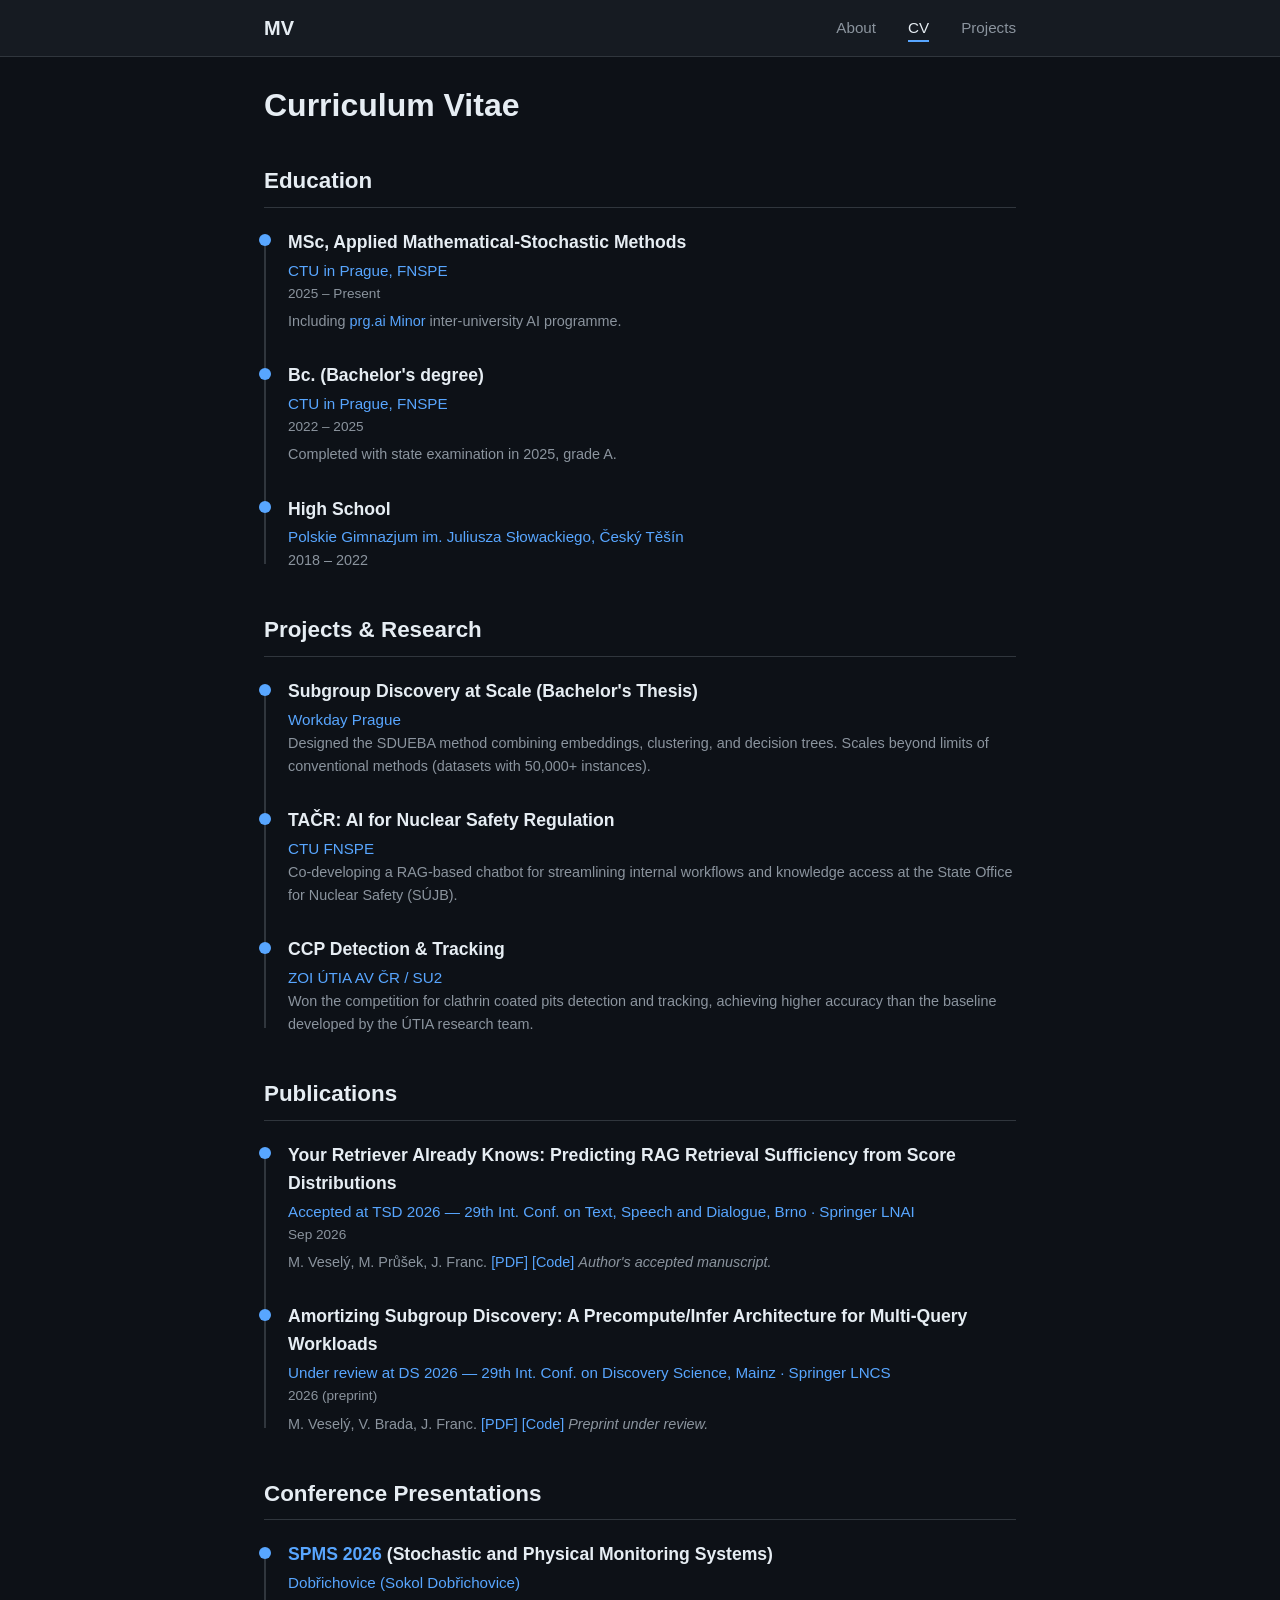
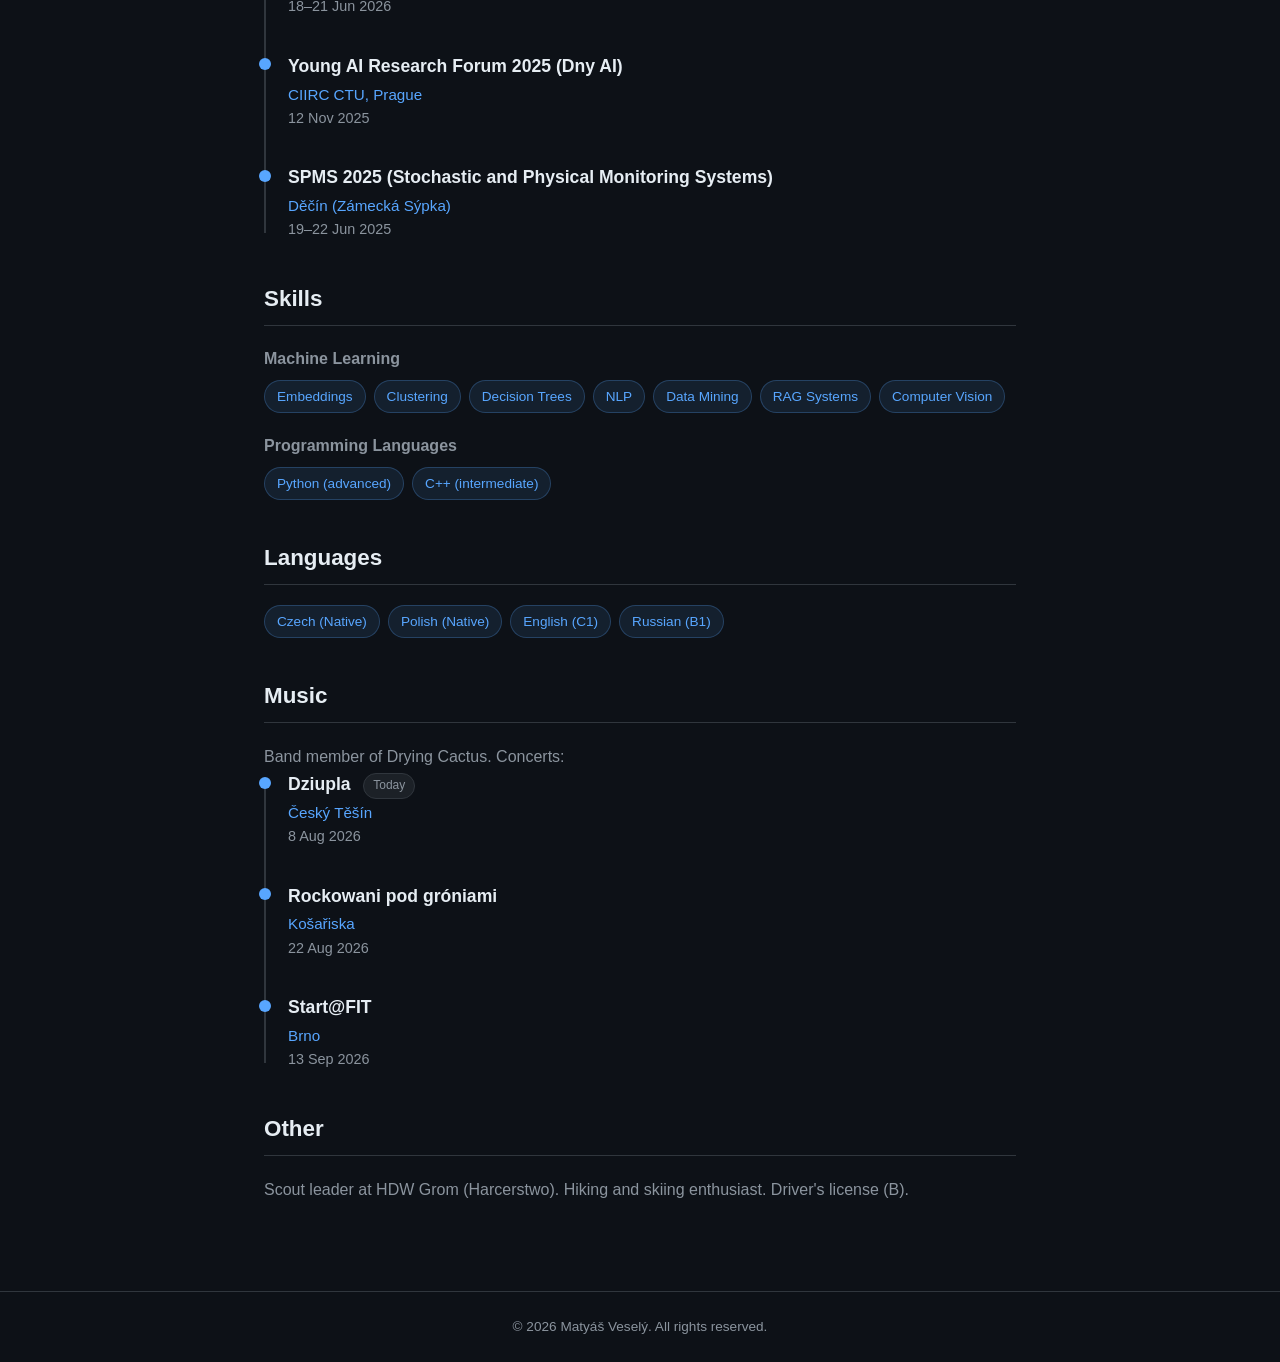
<file: cv.html>
<!DOCTYPE html>
<html lang="en">
<head>
    <meta charset="UTF-8">
    <meta name="viewport" content="width=device-width, initial-scale=1.0">
    <title>Maty&aacute;&scaron; Vesel&yacute; | CV</title>
    <link rel="stylesheet" href="css/style.css">
</head>
<body>
    <nav class="navbar">
        <div class="nav-container">
            <a href="index.html" class="nav-logo">MV</a>
            <button class="nav-toggle" aria-label="Toggle navigation">
                <span></span>
                <span></span>
                <span></span>
            </button>
            <ul class="nav-links">
                <li><a href="index.html">About</a></li>
                <li><a href="cv.html" class="active">CV</a></li>
                <li><a href="projects.html">Projects</a></li>
            </ul>
        </div>
    </nav>

    <main class="container">
        <div class="cv-header">
            <h1>Curriculum Vitae</h1>
        </div>

        <section class="cv-section">
            <h2>Education</h2>
            <div class="timeline">
                <div class="timeline-item">
                    <div class="timeline-dot"></div>
                    <div class="timeline-content">
                        <h3>MSc, Applied Mathematical-Stochastic Methods</h3>
                        <p class="timeline-place">CTU in Prague, FNSPE</p>
                        <p class="timeline-date">2025 &ndash; Present</p>
                        <p>Including <a href="https://prg.ai/en/minor/">prg.ai Minor</a> inter-university AI programme.</p>
                    </div>
                </div>
                <div class="timeline-item">
                    <div class="timeline-dot"></div>
                    <div class="timeline-content">
                        <h3>Bc. (Bachelor's degree)</h3>
                        <p class="timeline-place">CTU in Prague, FNSPE</p>
                        <p class="timeline-date">2022 &ndash; 2025</p>
                        <p>Completed with state examination in 2025, grade A.</p>
                    </div>
                </div>
                <div class="timeline-item">
                    <div class="timeline-dot"></div>
                    <div class="timeline-content">
                        <h3>High School</h3>
                        <p class="timeline-place">Polskie Gimnazjum im. Juliusza S&#322;owackiego, &#268;esk&yacute; T&#283;&scaron;&iacute;n</p>
                        <p class="timeline-date">2018 &ndash; 2022</p>
                    </div>
                </div>
            </div>
        </section>

        <section class="cv-section">
            <h2>Projects &amp; Research</h2>
            <div class="timeline">
                <div class="timeline-item">
                    <div class="timeline-dot"></div>
                    <div class="timeline-content">
                        <h3>Subgroup Discovery at Scale (Bachelor's Thesis)</h3>
                        <p class="timeline-place">Workday Prague</p>
                        <p>Designed the SDUEBA method combining embeddings, clustering, and decision trees. Scales beyond limits of conventional methods (datasets with 50,000+ instances).</p>
                    </div>
                </div>
                <div class="timeline-item">
                    <div class="timeline-dot"></div>
                    <div class="timeline-content">
                        <h3>TA&#268;R: AI for Nuclear Safety Regulation</h3>
                        <p class="timeline-place">CTU FNSPE</p>
                        <p>Co-developing a RAG-based chatbot for streamlining internal workflows and knowledge access at the State Office for Nuclear Safety (S&Uacute;JB).</p>
                    </div>
                </div>
                <div class="timeline-item">
                    <div class="timeline-dot"></div>
                    <div class="timeline-content">
                        <h3>CCP Detection &amp; Tracking</h3>
                        <p class="timeline-place">ZOI &Uacute;TIA AV &#268;R / SU2</p>
                        <p>Won the competition for clathrin coated pits detection and tracking, achieving higher accuracy than the baseline developed by the &Uacute;TIA research team.</p>
                    </div>
                </div>
            </div>
        </section>

        <section class="cv-section">
            <h2>Publications</h2>
            <div class="timeline">
                <div class="timeline-item">
                    <div class="timeline-dot"></div>
                    <div class="timeline-content">
                        <h3>Your Retriever Already Knows: Predicting RAG Retrieval Sufficiency from Score Distributions</h3>
                        <p class="timeline-place">Accepted at <a href="https://www.tsdconference.org/tsd2026/" target="_blank" rel="noopener">TSD 2026</a> &mdash; 29th Int. Conf. on Text, Speech and Dialogue, Brno &middot; Springer LNAI</p>
                        <p class="timeline-date">Sep 2026</p>
                        <p>M. Vesel&yacute;, M. Pr&uring;&scaron;ek, J. Franc. <a href="assets/tsd2026-retriever-qpp-manuscript.pdf" target="_blank" rel="noopener">[PDF]</a> <a href="https://github.com/veselm73/rag-confidence" target="_blank" rel="noopener">[Code]</a> <span style="font-style: italic;">Author's accepted manuscript.</span></p>
                    </div>
                </div>
                <div class="timeline-item">
                    <div class="timeline-dot"></div>
                    <div class="timeline-content">
                        <h3>Amortizing Subgroup Discovery: A Precompute/Infer Architecture for Multi-Query Workloads</h3>
                        <p class="timeline-place">Under review at <a href="https://discovery-science.org/" target="_blank" rel="noopener">DS 2026</a> &mdash; 29th Int. Conf. on Discovery Science, Mainz &middot; Springer LNCS</p>
                        <p class="timeline-date">2026 (preprint)</p>
                        <p>M. Vesel&yacute;, V. Brada, J. Franc. <a href="assets/ds2026-amortizing-subgroup-discovery.pdf" target="_blank" rel="noopener">[PDF]</a> <a href="https://github.com/veselm73/sdueba-lib" target="_blank" rel="noopener">[Code]</a> <span style="font-style: italic;">Preprint under review.</span></p>
                    </div>
                </div>
            </div>
        </section>

        <section class="cv-section">
            <h2>Conference Presentations</h2>
            <div class="timeline">
                <div class="timeline-item">
                    <div class="timeline-dot"></div>
                    <div class="timeline-content">
                        <h3><a href="https://indico.fjfi.cvut.cz/event/535/" target="_blank" rel="noopener">SPMS 2026</a> (Stochastic and Physical Monitoring Systems)</h3>
                        <p class="timeline-place">Dob&#345;ichovice (Sokol Dob&#345;ichovice)</p>
                        <p class="timeline-date">18&ndash;21 Jun 2026</p>
                    </div>
                </div>
                <div class="timeline-item">
                    <div class="timeline-dot"></div>
                    <div class="timeline-content">
                        <h3>Young AI Research Forum 2025 (Dny AI)</h3>
                        <p class="timeline-place">CIIRC CTU, Prague</p>
                        <p class="timeline-date">12 Nov 2025</p>
                    </div>
                </div>
                <div class="timeline-item">
                    <div class="timeline-dot"></div>
                    <div class="timeline-content">
                        <h3>SPMS 2025 (Stochastic and Physical Monitoring Systems)</h3>
                        <p class="timeline-place">D&#283;&#269;&iacute;n (Z&aacute;meck&aacute; S&yacute;pka)</p>
                        <p class="timeline-date">19&ndash;22 Jun 2025</p>
                    </div>
                </div>
            </div>
        </section>

        <section class="cv-section">
            <h2>Skills</h2>
            <div class="skills-group">
                <h3>Machine Learning</h3>
                <div class="tags">
                    <span class="tag">Embeddings</span>
                    <span class="tag">Clustering</span>
                    <span class="tag">Decision Trees</span>
                    <span class="tag">NLP</span>
                    <span class="tag">Data Mining</span>
                    <span class="tag">RAG Systems</span>
                    <span class="tag">Computer Vision</span>
                </div>
            </div>
            <div class="skills-group">
                <h3>Programming Languages</h3>
                <div class="tags">
                    <span class="tag">Python (advanced)</span>
                    <span class="tag">C++ (intermediate)</span>
                </div>
            </div>
        </section>

        <section class="cv-section">
            <h2>Languages</h2>
            <div class="tags">
                <span class="tag">Czech (Native)</span>
                <span class="tag">Polish (Native)</span>
                <span class="tag">English (C1)</span>
                <span class="tag">Russian (B1)</span>
            </div>
        </section>

        <section class="cv-section">
            <h2>Music</h2>
            <p style="color: var(--text-muted); line-height: 1.7;">
                Band member of Drying Cactus. Concerts:
            </p>
            <div class="timeline">
                <div class="timeline-item">
                    <div class="timeline-dot"></div>
                    <div class="timeline-content">
                        <h3>Dziupla <span class="timeline-badge">Today</span></h3>
                        <p class="timeline-place">&#268;esk&yacute; T&#283;&scaron;&iacute;n</p>
                        <p class="timeline-date">8 Aug 2026</p>
                    </div>
                </div>
                <div class="timeline-item">
                    <div class="timeline-dot"></div>
                    <div class="timeline-content">
                        <h3>Rockowani pod gr&oacute;niami</h3>
                        <p class="timeline-place">Ko&scaron;a&#345;iska</p>
                        <p class="timeline-date">22 Aug 2026</p>
                    </div>
                </div>
                <div class="timeline-item">
                    <div class="timeline-dot"></div>
                    <div class="timeline-content">
                        <h3>Start@FIT</h3>
                        <p class="timeline-place">Brno</p>
                        <p class="timeline-date">13 Sep 2026</p>
                    </div>
                </div>
            </div>
        </section>

        <section class="cv-section">
            <h2>Other</h2>
            <p style="color: var(--text-muted); line-height: 1.7;">
                Scout leader at HDW Grom (Harcerstwo). Hiking and skiing enthusiast. Driver's license (B).
            </p>
        </section>
    </main>

    <footer>
        <div class="container">
            <p>&copy; 2026 Maty&aacute;&scaron; Vesel&yacute;. All rights reserved.</p>
        </div>
    </footer>

    <script src="js/main.js"></script>
</body>
</html>
</file>
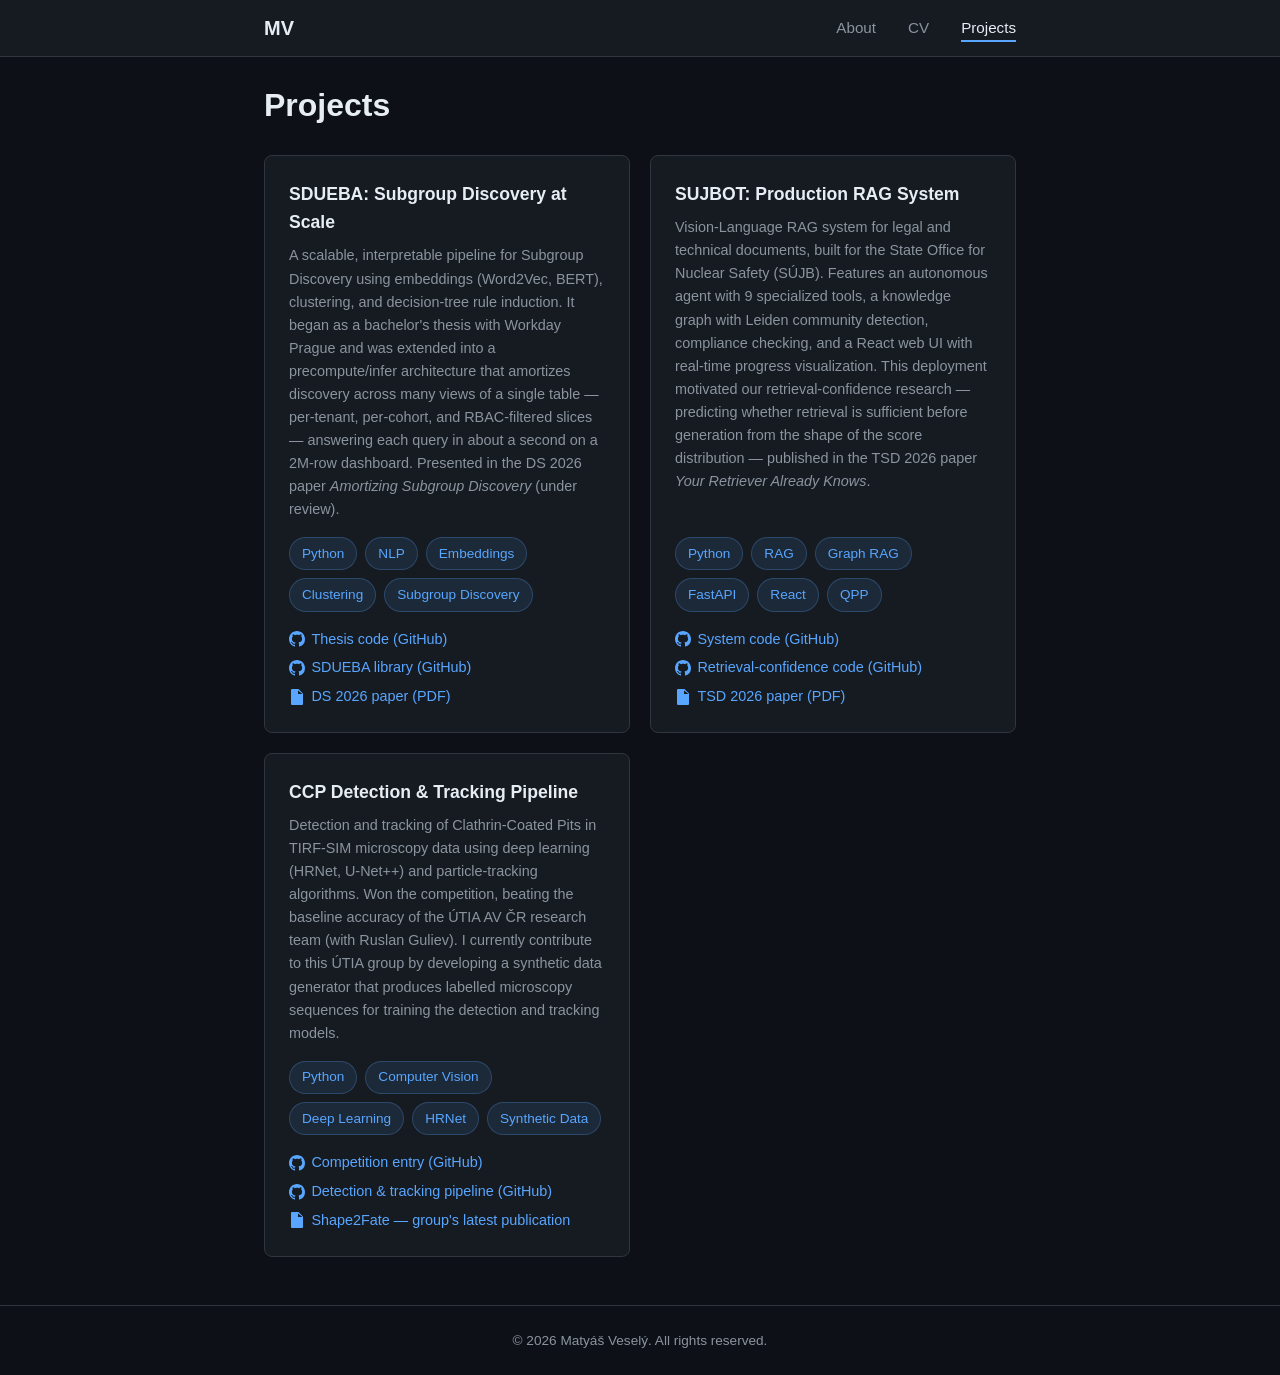
<file: projects.html>
<!DOCTYPE html>
<html lang="en">
<head>
    <meta charset="UTF-8">
    <meta name="viewport" content="width=device-width, initial-scale=1.0">
    <title>Maty&aacute;&scaron; Vesel&yacute; | Projects</title>
    <link rel="stylesheet" href="css/style.css">
</head>
<body>
    <nav class="navbar">
        <div class="nav-container">
            <a href="index.html" class="nav-logo">MV</a>
            <button class="nav-toggle" aria-label="Toggle navigation">
                <span></span>
                <span></span>
                <span></span>
            </button>
            <ul class="nav-links">
                <li><a href="index.html">About</a></li>
                <li><a href="cv.html">CV</a></li>
                <li><a href="projects.html" class="active">Projects</a></li>
            </ul>
        </div>
    </nav>

    <main class="container">
        <h1>Projects</h1>

        <div class="projects-grid">
            <div class="project-card">
                <h3>SDUEBA: Subgroup Discovery at Scale</h3>
                <p>A scalable, interpretable pipeline for Subgroup Discovery using embeddings (Word2Vec, BERT), clustering, and decision-tree rule induction. It began as a bachelor's thesis with Workday Prague and was extended into a precompute/infer architecture that amortizes discovery across many views of a single table &mdash; per-tenant, per-cohort, and RBAC-filtered slices &mdash; answering each query in about a second on a 2M-row dashboard. Presented in the DS 2026 paper <em>Amortizing Subgroup Discovery</em> (under review).</p>
                <div class="tags">
                    <span class="tag">Python</span>
                    <span class="tag">NLP</span>
                    <span class="tag">Embeddings</span>
                    <span class="tag">Clustering</span>
                    <span class="tag">Subgroup Discovery</span>
                </div>
                <div class="project-links">
                    <a href="https://github.com/veselm73/sdueba-subgroup-discovery" target="_blank" rel="noopener" class="project-link">
                        <svg viewBox="0 0 16 16" width="16" height="16" fill="currentColor">
                            <path d="M8 0C3.58 0 0 3.58 0 8c0 3.54 2.29 6.53 5.47 7.59.4.07.55-.17.55-.38 0-.19-.01-.82-.01-1.49-2.01.37-2.53-.49-2.69-.94-.09-.23-.48-.94-.82-1.13-.28-.15-.68-.52-.01-.53.63-.01 1.08.58 1.23.82.72 1.21 1.87.87 2.33.66.07-.52.28-.87.51-1.07-1.78-.2-3.64-.89-3.64-3.95 0-.87.31-1.59.82-2.15-.08-.2-.36-1.02.08-2.12 0 0 .67-.21 2.2.82.64-.18 1.32-.27 2-.27.68 0 1.36.09 2 .27 1.53-1.04 2.2-.82 2.2-.82.44 1.1.16 1.92.08 2.12.51.56.82 1.27.82 2.15 0 3.07-1.87 3.75-3.65 3.95.29.25.54.73.54 1.48 0 1.07-.01 1.93-.01 2.2 0 .21.15.46.55.38A8.013 8.013 0 0016 8c0-4.42-3.58-8-8-8z"/>
                        </svg>
                        Thesis code (GitHub)
                    </a>
                    <a href="https://github.com/veselm73/sdueba-lib" target="_blank" rel="noopener" class="project-link">
                        <svg viewBox="0 0 16 16" width="16" height="16" fill="currentColor">
                            <path d="M8 0C3.58 0 0 3.58 0 8c0 3.54 2.29 6.53 5.47 7.59.4.07.55-.17.55-.38 0-.19-.01-.82-.01-1.49-2.01.37-2.53-.49-2.69-.94-.09-.23-.48-.94-.82-1.13-.28-.15-.68-.52-.01-.53.63-.01 1.08.58 1.23.82.72 1.21 1.87.87 2.33.66.07-.52.28-.87.51-1.07-1.78-.2-3.64-.89-3.64-3.95 0-.87.31-1.59.82-2.15-.08-.2-.36-1.02.08-2.12 0 0 .67-.21 2.2.82.64-.18 1.32-.27 2-.27.68 0 1.36.09 2 .27 1.53-1.04 2.2-.82 2.2-.82.44 1.1.16 1.92.08 2.12.51.56.82 1.27.82 2.15 0 3.07-1.87 3.75-3.65 3.95.29.25.54.73.54 1.48 0 1.07-.01 1.93-.01 2.2 0 .21.15.46.55.38A8.013 8.013 0 0016 8c0-4.42-3.58-8-8-8z"/>
                        </svg>
                        SDUEBA library (GitHub)
                    </a>
                    <a href="assets/ds2026-amortizing-subgroup-discovery.pdf" target="_blank" rel="noopener" class="project-link">
                        <svg viewBox="0 0 16 16" width="16" height="16" fill="currentColor">
                            <path d="M9.5 0H3a1 1 0 00-1 1v14a1 1 0 001 1h10a1 1 0 001-1V4.5L9.5 0zM9 5V1.5L13.5 5H9z"/>
                        </svg>
                        DS 2026 paper (PDF)
                    </a>
                </div>
            </div>

            <div class="project-card">
                <h3>SUJBOT: Production RAG System</h3>
                <p>Vision-Language RAG system for legal and technical documents, built for the State Office for Nuclear Safety (S&Uacute;JB). Features an autonomous agent with 9 specialized tools, a knowledge graph with Leiden community detection, compliance checking, and a React web UI with real-time progress visualization. This deployment motivated our retrieval-confidence research &mdash; predicting whether retrieval is sufficient before generation from the shape of the score distribution &mdash; published in the TSD 2026 paper <em>Your Retriever Already Knows</em>.</p>
                <div class="tags">
                    <span class="tag">Python</span>
                    <span class="tag">RAG</span>
                    <span class="tag">Graph RAG</span>
                    <span class="tag">FastAPI</span>
                    <span class="tag">React</span>
                    <span class="tag">QPP</span>
                </div>
                <div class="project-links">
                    <a href="https://github.com/SUJBOT/SUJBOT" target="_blank" rel="noopener" class="project-link">
                        <svg viewBox="0 0 16 16" width="16" height="16" fill="currentColor">
                            <path d="M8 0C3.58 0 0 3.58 0 8c0 3.54 2.29 6.53 5.47 7.59.4.07.55-.17.55-.38 0-.19-.01-.82-.01-1.49-2.01.37-2.53-.49-2.69-.94-.09-.23-.48-.94-.82-1.13-.28-.15-.68-.52-.01-.53.63-.01 1.08.58 1.23.82.72 1.21 1.87.87 2.33.66.07-.52.28-.87.51-1.07-1.78-.2-3.64-.89-3.64-3.95 0-.87.31-1.59.82-2.15-.08-.2-.36-1.02.08-2.12 0 0 .67-.21 2.2.82.64-.18 1.32-.27 2-.27.68 0 1.36.09 2 .27 1.53-1.04 2.2-.82 2.2-.82.44 1.1.16 1.92.08 2.12.51.56.82 1.27.82 2.15 0 3.07-1.87 3.75-3.65 3.95.29.25.54.73.54 1.48 0 1.07-.01 1.93-.01 2.2 0 .21.15.46.55.38A8.013 8.013 0 0016 8c0-4.42-3.58-8-8-8z"/>
                        </svg>
                        System code (GitHub)
                    </a>
                    <a href="https://github.com/veselm73/rag-confidence" target="_blank" rel="noopener" class="project-link">
                        <svg viewBox="0 0 16 16" width="16" height="16" fill="currentColor">
                            <path d="M8 0C3.58 0 0 3.58 0 8c0 3.54 2.29 6.53 5.47 7.59.4.07.55-.17.55-.38 0-.19-.01-.82-.01-1.49-2.01.37-2.53-.49-2.69-.94-.09-.23-.48-.94-.82-1.13-.28-.15-.68-.52-.01-.53.63-.01 1.08.58 1.23.82.72 1.21 1.87.87 2.33.66.07-.52.28-.87.51-1.07-1.78-.2-3.64-.89-3.64-3.95 0-.87.31-1.59.82-2.15-.08-.2-.36-1.02.08-2.12 0 0 .67-.21 2.2.82.64-.18 1.32-.27 2-.27.68 0 1.36.09 2 .27 1.53-1.04 2.2-.82 2.2-.82.44 1.1.16 1.92.08 2.12.51.56.82 1.27.82 2.15 0 3.07-1.87 3.75-3.65 3.95.29.25.54.73.54 1.48 0 1.07-.01 1.93-.01 2.2 0 .21.15.46.55.38A8.013 8.013 0 0016 8c0-4.42-3.58-8-8-8z"/>
                        </svg>
                        Retrieval-confidence code (GitHub)
                    </a>
                    <a href="assets/tsd2026-retriever-qpp-manuscript.pdf" target="_blank" rel="noopener" class="project-link">
                        <svg viewBox="0 0 16 16" width="16" height="16" fill="currentColor">
                            <path d="M9.5 0H3a1 1 0 00-1 1v14a1 1 0 001 1h10a1 1 0 001-1V4.5L9.5 0zM9 5V1.5L13.5 5H9z"/>
                        </svg>
                        TSD 2026 paper (PDF)
                    </a>
                </div>
            </div>

            <div class="project-card">
                <h3>CCP Detection &amp; Tracking Pipeline</h3>
                <p>Detection and tracking of Clathrin-Coated Pits in TIRF-SIM microscopy data using deep learning (HRNet, U-Net++) and particle-tracking algorithms. Won the competition, beating the baseline accuracy of the &Uacute;TIA AV &#268;R research team (with Ruslan Guliev). I currently contribute to this &Uacute;TIA group by developing a synthetic data generator that produces labelled microscopy sequences for training the detection and tracking models.</p>
                <div class="tags">
                    <span class="tag">Python</span>
                    <span class="tag">Computer Vision</span>
                    <span class="tag">Deep Learning</span>
                    <span class="tag">HRNet</span>
                    <span class="tag">Synthetic Data</span>
                </div>
                <div class="project-links">
                    <a href="https://github.com/Strojove-uceni/su2-final-projects-2025-veselyguliev" target="_blank" rel="noopener" class="project-link">
                        <svg viewBox="0 0 16 16" width="16" height="16" fill="currentColor">
                            <path d="M8 0C3.58 0 0 3.58 0 8c0 3.54 2.29 6.53 5.47 7.59.4.07.55-.17.55-.38 0-.19-.01-.82-.01-1.49-2.01.37-2.53-.49-2.69-.94-.09-.23-.48-.94-.82-1.13-.28-.15-.68-.52-.01-.53.63-.01 1.08.58 1.23.82.72 1.21 1.87.87 2.33.66.07-.52.28-.87.51-1.07-1.78-.2-3.64-.89-3.64-3.95 0-.87.31-1.59.82-2.15-.08-.2-.36-1.02.08-2.12 0 0 .67-.21 2.2.82.64-.18 1.32-.27 2-.27.68 0 1.36.09 2 .27 1.53-1.04 2.2-.82 2.2-.82.44 1.1.16 1.92.08 2.12.51.56.82 1.27.82 2.15 0 3.07-1.87 3.75-3.65 3.95.29.25.54.73.54 1.48 0 1.07-.01 1.93-.01 2.2 0 .21.15.46.55.38A8.013 8.013 0 0016 8c0-4.42-3.58-8-8-8z"/>
                        </svg>
                        Competition entry (GitHub)
                    </a>
                    <a href="https://github.com/veselm73/SU2" target="_blank" rel="noopener" class="project-link">
                        <svg viewBox="0 0 16 16" width="16" height="16" fill="currentColor">
                            <path d="M8 0C3.58 0 0 3.58 0 8c0 3.54 2.29 6.53 5.47 7.59.4.07.55-.17.55-.38 0-.19-.01-.82-.01-1.49-2.01.37-2.53-.49-2.69-.94-.09-.23-.48-.94-.82-1.13-.28-.15-.68-.52-.01-.53.63-.01 1.08.58 1.23.82.72 1.21 1.87.87 2.33.66.07-.52.28-.87.51-1.07-1.78-.2-3.64-.89-3.64-3.95 0-.87.31-1.59.82-2.15-.08-.2-.36-1.02.08-2.12 0 0 .67-.21 2.2.82.64-.18 1.32-.27 2-.27.68 0 1.36.09 2 .27 1.53-1.04 2.2-.82 2.2-.82.44 1.1.16 1.92.08 2.12.51.56.82 1.27.82 2.15 0 3.07-1.87 3.75-3.65 3.95.29.25.54.73.54 1.48 0 1.07-.01 1.93-.01 2.2 0 .21.15.46.55.38A8.013 8.013 0 0016 8c0-4.42-3.58-8-8-8z"/>
                        </svg>
                        Detection &amp; tracking pipeline (GitHub)
                    </a>
                    <a href="https://shape2fate.utia.cas.cz/" target="_blank" rel="noopener" class="project-link">
                        <svg viewBox="0 0 16 16" width="16" height="16" fill="currentColor">
                            <path d="M9.5 0H3a1 1 0 00-1 1v14a1 1 0 001 1h10a1 1 0 001-1V4.5L9.5 0zM9 5V1.5L13.5 5H9z"/>
                        </svg>
                        Shape2Fate &mdash; group's latest publication
                    </a>
                </div>
            </div>

        </div>
    </main>

    <footer>
        <div class="container">
            <p>&copy; 2026 Maty&aacute;&scaron; Vesel&yacute;. All rights reserved.</p>
        </div>
    </footer>

    <script src="js/main.js"></script>
</body>
</html>
</file>
<file: css/style.css>
/* ===== Reset & Base ===== */
*,
*::before,
*::after {
    margin: 0;
    padding: 0;
    box-sizing: border-box;
}

:root {
    --bg: #0d1117;
    --surface: #161b22;
    --text: #e6edf3;
    --text-muted: #8b949e;
    --accent: #58a6ff;
    --border: #30363d;
}

html {
    scroll-behavior: smooth;
}

body {
    font-family: -apple-system, BlinkMacSystemFont, "Segoe UI", Helvetica, Arial, sans-serif;
    background-color: var(--bg);
    color: var(--text);
    line-height: 1.6;
    min-height: 100vh;
    display: flex;
    flex-direction: column;
}

a {
    color: var(--accent);
    text-decoration: none;
    transition: opacity 0.2s;
}

a:hover {
    opacity: 0.8;
}

/* ===== Layout ===== */
.container {
    max-width: 800px;
    margin: 0 auto;
    padding: 0 1.5rem;
    width: 100%;
}

main.container {
    flex: 1;
    padding-top: 5rem;
    padding-bottom: 3rem;
}

/* ===== Navbar ===== */
.navbar {
    position: fixed;
    top: 0;
    left: 0;
    right: 0;
    background-color: var(--surface);
    border-bottom: 1px solid var(--border);
    z-index: 1000;
}

.nav-container {
    max-width: 800px;
    margin: 0 auto;
    padding: 0 1.5rem;
    display: flex;
    align-items: center;
    justify-content: space-between;
    height: 3.5rem;
}

.nav-logo {
    font-size: 1.25rem;
    font-weight: 700;
    color: var(--text);
}

.nav-logo:hover {
    opacity: 1;
    color: var(--accent);
}

.nav-links {
    display: flex;
    list-style: none;
    gap: 2rem;
}

.nav-links a {
    color: var(--text-muted);
    font-size: 0.95rem;
    padding: 0.25rem 0;
    border-bottom: 2px solid transparent;
    transition: color 0.2s, border-color 0.2s;
}

.nav-links a:hover,
.nav-links a.active {
    color: var(--text);
    opacity: 1;
}

.nav-links a.active {
    border-bottom-color: var(--accent);
}

/* Hamburger */
.nav-toggle {
    display: none;
    background: none;
    border: none;
    cursor: pointer;
    padding: 0.25rem;
    flex-direction: column;
    gap: 5px;
}

.nav-toggle span {
    display: block;
    width: 24px;
    height: 2px;
    background-color: var(--text);
    border-radius: 2px;
    transition: transform 0.3s, opacity 0.3s;
}

.nav-toggle.open span:nth-child(1) {
    transform: translateY(7px) rotate(45deg);
}

.nav-toggle.open span:nth-child(2) {
    opacity: 0;
}

.nav-toggle.open span:nth-child(3) {
    transform: translateY(-7px) rotate(-45deg);
}

/* ===== Profile (index) ===== */
.profile {
    text-align: center;
    padding: 2rem 0;
}

.profile-photo {
    margin-bottom: 1.5rem;
}

.photo-placeholder {
    width: 140px;
    height: 140px;
    border-radius: 50%;
    background-color: var(--surface);
    border: 3px solid var(--border);
    display: inline-flex;
    align-items: center;
    justify-content: center;
    font-size: 3rem;
    font-weight: 700;
    color: var(--accent);
}

.profile h1 {
    font-size: 2rem;
    margin-bottom: 0.25rem;
}

.tagline {
    color: var(--text-muted);
    font-size: 1.1rem;
    margin-bottom: 1.25rem;
}

.bio {
    max-width: 600px;
    margin: 0 auto 1.5rem;
    color: var(--text-muted);
    line-height: 1.7;
}

.contact-links {
    display: flex;
    justify-content: center;
    gap: 1.25rem;
}

.contact-links a {
    color: var(--text-muted);
    transition: color 0.2s;
}

.contact-links a:hover {
    color: var(--accent);
    opacity: 1;
}

/* ===== News (index) ===== */
.news {
    padding: 2rem 0;
    border-top: 1px solid var(--border);
}

.news h2 {
    font-size: 1.5rem;
    margin-bottom: 1.25rem;
}

.news-list {
    list-style: none;
}

.news-list li {
    display: flex;
    gap: 1rem;
    padding: 0.75rem 0;
    border-bottom: 1px solid var(--border);
}

.news-list li:last-child {
    border-bottom: none;
}

.news-date {
    color: var(--text-muted);
    font-size: 0.9rem;
    white-space: nowrap;
    min-width: 5.5rem;
}

.news-text {
    font-size: 0.95rem;
}

.news-img {
    display: block;
    max-width: 100%;
    margin-top: 0.75rem;
    border-radius: 8px;
    border: 1px solid var(--border);
}

/* ===== CV Page ===== */
.cv-header {
    display: flex;
    align-items: center;
    justify-content: space-between;
    margin-bottom: 2rem;
}

.cv-header h1 {
    font-size: 2rem;
}

.btn {
    display: inline-block;
    padding: 0.5rem 1.25rem;
    background-color: var(--accent);
    color: var(--bg);
    border-radius: 6px;
    font-weight: 600;
    font-size: 0.9rem;
    transition: opacity 0.2s;
}

.btn:hover {
    opacity: 0.85;
    color: var(--bg);
}

.cv-section {
    margin-bottom: 2.5rem;
}

.cv-section h2 {
    font-size: 1.4rem;
    margin-bottom: 1.25rem;
    padding-bottom: 0.5rem;
    border-bottom: 1px solid var(--border);
}

/* Timeline */
.timeline {
    position: relative;
    padding-left: 1.5rem;
}

.timeline::before {
    content: "";
    position: absolute;
    left: 0;
    top: 0.5rem;
    bottom: 0.5rem;
    width: 2px;
    background-color: var(--border);
}

.timeline-item {
    position: relative;
    padding-bottom: 1.75rem;
}

.timeline-item:last-child {
    padding-bottom: 0;
}

.timeline-dot {
    position: absolute;
    left: -1.5rem;
    top: 0.4rem;
    width: 12px;
    height: 12px;
    border-radius: 50%;
    background-color: var(--accent);
    transform: translateX(-5px);
}

.timeline-content h3 {
    font-size: 1.1rem;
    margin-bottom: 0.15rem;
}

.timeline-place {
    color: var(--accent);
    font-size: 0.95rem;
}

.timeline-date {
    color: var(--text-muted);
    font-size: 0.85rem;
    margin-bottom: 0.35rem;
}

.timeline-content p:last-child {
    color: var(--text-muted);
    font-size: 0.9rem;
    line-height: 1.6;
}

.timeline-badge {
    display: inline-block;
    margin-left: 0.5rem;
    padding: 0.15rem 0.55rem;
    border: 1px solid var(--border);
    border-radius: 20px;
    background-color: rgba(139, 148, 158, 0.12);
    color: var(--text-muted);
    font-size: 0.75rem;
    font-weight: 500;
    vertical-align: middle;
}

.timeline-item.is-past .timeline-dot {
    background-color: var(--border);
}

.timeline-item.is-past .timeline-content h3,
.timeline-item.is-past .timeline-place {
    opacity: 0.6;
}

/* Skills */
.skills-group {
    margin-bottom: 1.25rem;
}

.skills-group h3 {
    font-size: 1rem;
    margin-bottom: 0.5rem;
    color: var(--text-muted);
}

.tags {
    display: flex;
    flex-wrap: wrap;
    gap: 0.5rem;
}

.tag {
    display: inline-block;
    padding: 0.3rem 0.75rem;
    background-color: rgba(88, 166, 255, 0.1);
    color: var(--accent);
    border: 1px solid rgba(88, 166, 255, 0.25);
    border-radius: 20px;
    font-size: 0.85rem;
}

/* ===== Projects Page ===== */
.projects-grid {
    display: grid;
    grid-template-columns: repeat(2, 1fr);
    gap: 1.25rem;
    margin-top: 1.5rem;
}

.project-card {
    background-color: var(--surface);
    border: 1px solid var(--border);
    border-radius: 8px;
    padding: 1.5rem;
    display: flex;
    flex-direction: column;
    transition: border-color 0.2s;
}

.project-card:hover {
    border-color: var(--accent);
}

.project-card h3 {
    font-size: 1.1rem;
    margin-bottom: 0.5rem;
}

.project-card p {
    color: var(--text-muted);
    font-size: 0.9rem;
    line-height: 1.6;
    margin-bottom: 1rem;
    flex: 1;
}

.project-card .tags {
    margin-bottom: 1rem;
}

.project-link {
    display: inline-flex;
    align-items: center;
    gap: 0.4rem;
    font-size: 0.9rem;
    margin-top: auto;
}

.project-links {
    display: flex;
    flex-wrap: wrap;
    gap: 0.35rem 1.1rem;
    margin-top: auto;
}

.project-links .project-link {
    margin-top: 0;
}

/* ===== Footer ===== */
footer {
    border-top: 1px solid var(--border);
    padding: 1.5rem 0;
    text-align: center;
    color: var(--text-muted);
    font-size: 0.85rem;
}

/* ===== Responsive ===== */
@media (max-width: 640px) {
    .nav-toggle {
        display: flex;
    }

    .nav-links {
        display: none;
        position: absolute;
        top: 3.5rem;
        left: 0;
        right: 0;
        background-color: var(--surface);
        border-bottom: 1px solid var(--border);
        flex-direction: column;
        padding: 1rem 1.5rem;
        gap: 0;
    }

    .nav-links.open {
        display: flex;
    }

    .nav-links li {
        padding: 0.6rem 0;
    }

    .nav-links a {
        border-bottom: none;
    }

    .projects-grid {
        grid-template-columns: 1fr;
    }

    .cv-header {
        flex-direction: column;
        align-items: flex-start;
        gap: 1rem;
    }

    .news-list li {
        flex-direction: column;
        gap: 0.25rem;
    }

    .profile h1 {
        font-size: 1.6rem;
    }
}
</file>
